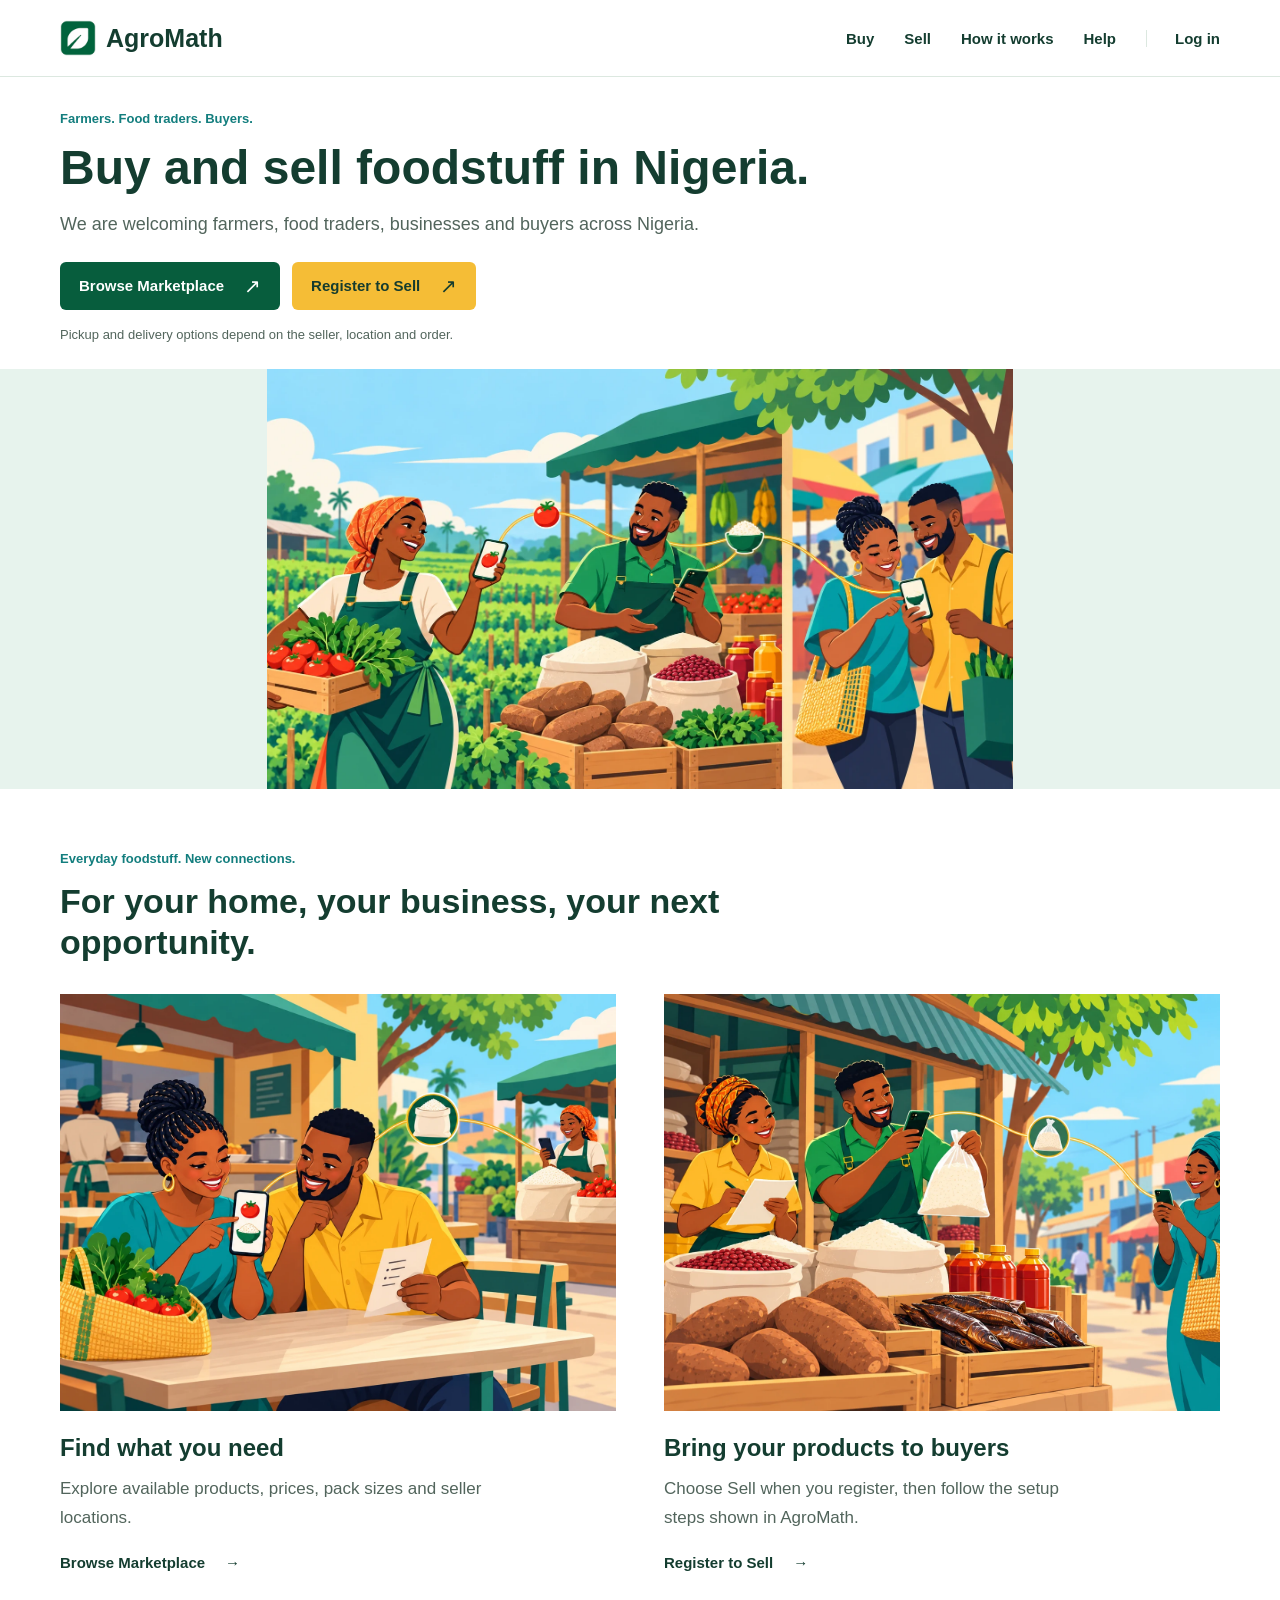
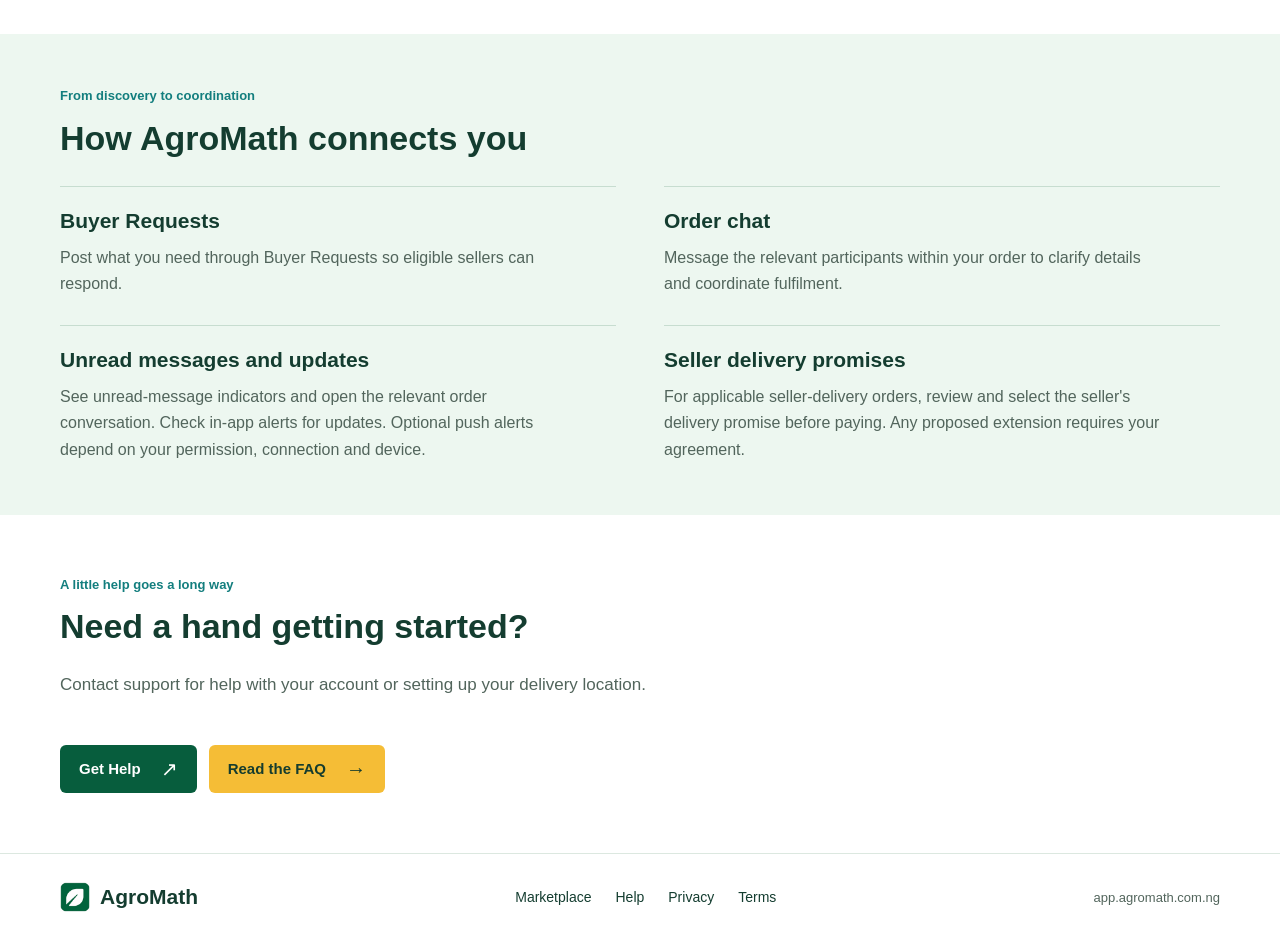
<file: index.html>
<!doctype html>
<html lang="en">
<head>
  <meta charset="utf-8">
  <meta name="viewport" content="width=device-width, initial-scale=1">
  <meta name="description" content="Buy and sell foodstuff in Nigeria. Discover products, post Buyer Requests and coordinate your order on AgroMath.">
  <link rel="canonical" href="https://agromath.com.ng/">
  <meta name="theme-color" content="#075d3d">
  <meta property="og:site_name" content="AgroMath">
  <meta property="og:type" content="website">
  <meta property="og:title" content="AgroMath | Buy and sell foodstuff in Nigeria">
  <meta property="og:description" content="Connecting farmers, food traders, businesses and buyers across Nigeria.">
  <meta property="og:url" content="https://agromath.com.ng/">
  <meta property="og:image" content="https://agromath.com.ng/assets/images/refresh/homepage.webp">
  <meta property="og:image:alt" content="Nigerian farmers, sellers and buyers connecting through AgroMath">
  <meta name="twitter:card" content="summary_large_image">
  <meta name="twitter:title" content="AgroMath | Buy and sell foodstuff in Nigeria">
  <meta name="twitter:description" content="Connecting farmers, food traders, businesses and buyers across Nigeria.">
  <meta name="twitter:image" content="https://agromath.com.ng/assets/images/refresh/homepage.webp">
  <link rel="icon" href="assets/brand/favicon.ico" sizes="any">
  <link rel="icon" type="image/png" sizes="32x32" href="assets/brand/favicon-32.png">
  <link rel="icon" type="image/png" sizes="16x16" href="assets/brand/favicon-16.png">
  <link rel="apple-touch-icon" sizes="180x180" href="assets/brand/apple-touch-icon-180.png">
  <title>AgroMath | Buy and sell foodstuff in Nigeria</title>
  <link rel="stylesheet" href="styles.css">
</head>
<body>
  <a class="skip" href="#main">Skip to content</a>
  <header class="header">
    <div class="wrap header-row">
      <a class="brand" href="index.html"><img src="assets/brand/agromath-mark-96.png" alt="" class="brand-mark" aria-hidden="true" width="36" height="36"><span>AgroMath</span></a>
      <nav class="desktop-nav" aria-label="Main navigation"><a href="#buy">Buy</a><a href="#sell">Sell</a><a href="#connect">How it works</a><a href="https://app.agromath.com.ng/help/">Help</a><a class="login" href="https://app.agromath.com.ng/auth/login">Log in</a></nav>
      <details class="mobile-nav"><summary aria-label="Open navigation"><span aria-hidden="true">&#9776;</span></summary><nav aria-label="Mobile navigation"><a href="#buy">Buy</a><a href="#sell">Sell</a><a href="#connect">How it works</a><a href="https://app.agromath.com.ng/help/">Help</a><a href="https://app.agromath.com.ng/auth/login">Log in</a></nav></details>
    </div>
  </header>
  <main id="main">
    <section class="hero" aria-labelledby="hero-title">
      <div class="wrap hero-copy">
        <p class="eyebrow">Farmers. Food traders. Buyers.</p>
        <h1 id="hero-title">Buy and sell foodstuff in Nigeria.</h1>
        <p class="intro">We are welcoming farmers, food traders, businesses and buyers across Nigeria.</p>
        <div class="actions"><a class="button primary" href="https://app.agromath.com.ng/products/">Browse Marketplace <span aria-hidden="true">&#8599;</span></a><a class="button secondary" href="https://app.agromath.com.ng/auth/register">Register to Sell <span aria-hidden="true">&#8599;</span></a></div>
        <p class="availability">Pickup and delivery options depend on the seller, location and order.</p>
      </div>
      <img class="hero-art" src="assets/images/refresh/homepage.webp" alt="A Nigerian farmer, food trader and buyers connect through phones around their harvest and foodstuff." width="1672" height="941" fetchpriority="high">
    </section>
    <section class="section" aria-labelledby="people-title">
      <div class="wrap">
        <p class="eyebrow">Everyday foodstuff. New connections.</p>
        <h2 id="people-title">For your home, your business, your next opportunity.</h2>
        <div class="paths">
          <article id="buy"><img src="assets/images/refresh/buyers.webp" alt="Two buyers review foodstuff on a phone and a shopping list at a neighbourhood cafe." width="1448" height="1086" loading="lazy"><h3>Find what you need</h3><p>Explore available products, prices, pack sizes and seller locations.</p><a class="text-link" href="https://app.agromath.com.ng/products/">Browse Marketplace <span aria-hidden="true">&#8594;</span></a></article>
          <article id="sell"><img src="assets/images/refresh/sellers.webp" alt="A food trader photographs a rice pack while a colleague checks stock." width="1448" height="1086" loading="lazy"><h3>Bring your products to buyers</h3><p>Choose Sell when you register, then follow the setup steps shown in AgroMath.</p><a class="text-link" href="https://app.agromath.com.ng/auth/register">Register to Sell <span aria-hidden="true">&#8594;</span></a></article>
        </div>
      </div>
    </section>
    <section class="about-band" id="connect" aria-labelledby="connect-title">
      <div class="wrap">
        <p class="eyebrow">From discovery to coordination</p>
        <h2 id="connect-title">How AgroMath connects you</h2>
        <div class="connections">
          <article><h3>Buyer Requests</h3><p>Post what you need through Buyer Requests so eligible sellers can respond.</p></article>
          <article><h3>Order chat</h3><p>Message the relevant participants within your order to clarify details and coordinate fulfilment.</p></article>
          <article><h3>Unread messages and updates</h3><p>See unread-message indicators and open the relevant order conversation. Check in-app alerts for updates. Optional push alerts depend on your permission, connection and device.</p></article>
          <article><h3>Seller delivery promises</h3><p>For applicable seller-delivery orders, review and select the seller's delivery promise before paying. Any proposed extension requires your agreement.</p></article>
        </div>
      </div>
    </section>
    <section class="section help"><div class="wrap"><p class="eyebrow">A little help goes a long way</p><h2>Need a hand getting started?</h2><p>Contact support for help with your account or setting up your delivery location.</p><div class="actions"><a class="button primary" href="https://app.agromath.com.ng/help/">Get Help <span aria-hidden="true">&#8599;</span></a><a class="button secondary" href="faq.html">Read the FAQ <span aria-hidden="true">&#8594;</span></a></div></div></section>
  </main>
  <footer><div class="wrap footer-row"><a class="brand" href="index.html"><img src="assets/brand/agromath-mark-96.png" alt="" class="brand-mark" aria-hidden="true" width="30" height="30"><span>AgroMath</span></a><nav aria-label="Footer"><a href="https://app.agromath.com.ng/products/">Marketplace</a><a href="https://app.agromath.com.ng/help/">Help</a><a href="https://agromath.com.ng/privacy.html">Privacy</a><a href="https://agromath.com.ng/terms.html">Terms</a></nav><span class="footer-domain">app.agromath.com.ng</span></div></footer>
  <script>
    document.querySelectorAll('.mobile-nav a').forEach(function (link) {
      link.addEventListener('click', function () {
        link.closest('details').removeAttribute('open');
      });
    });
  </script>
</body>
</html>
</file>
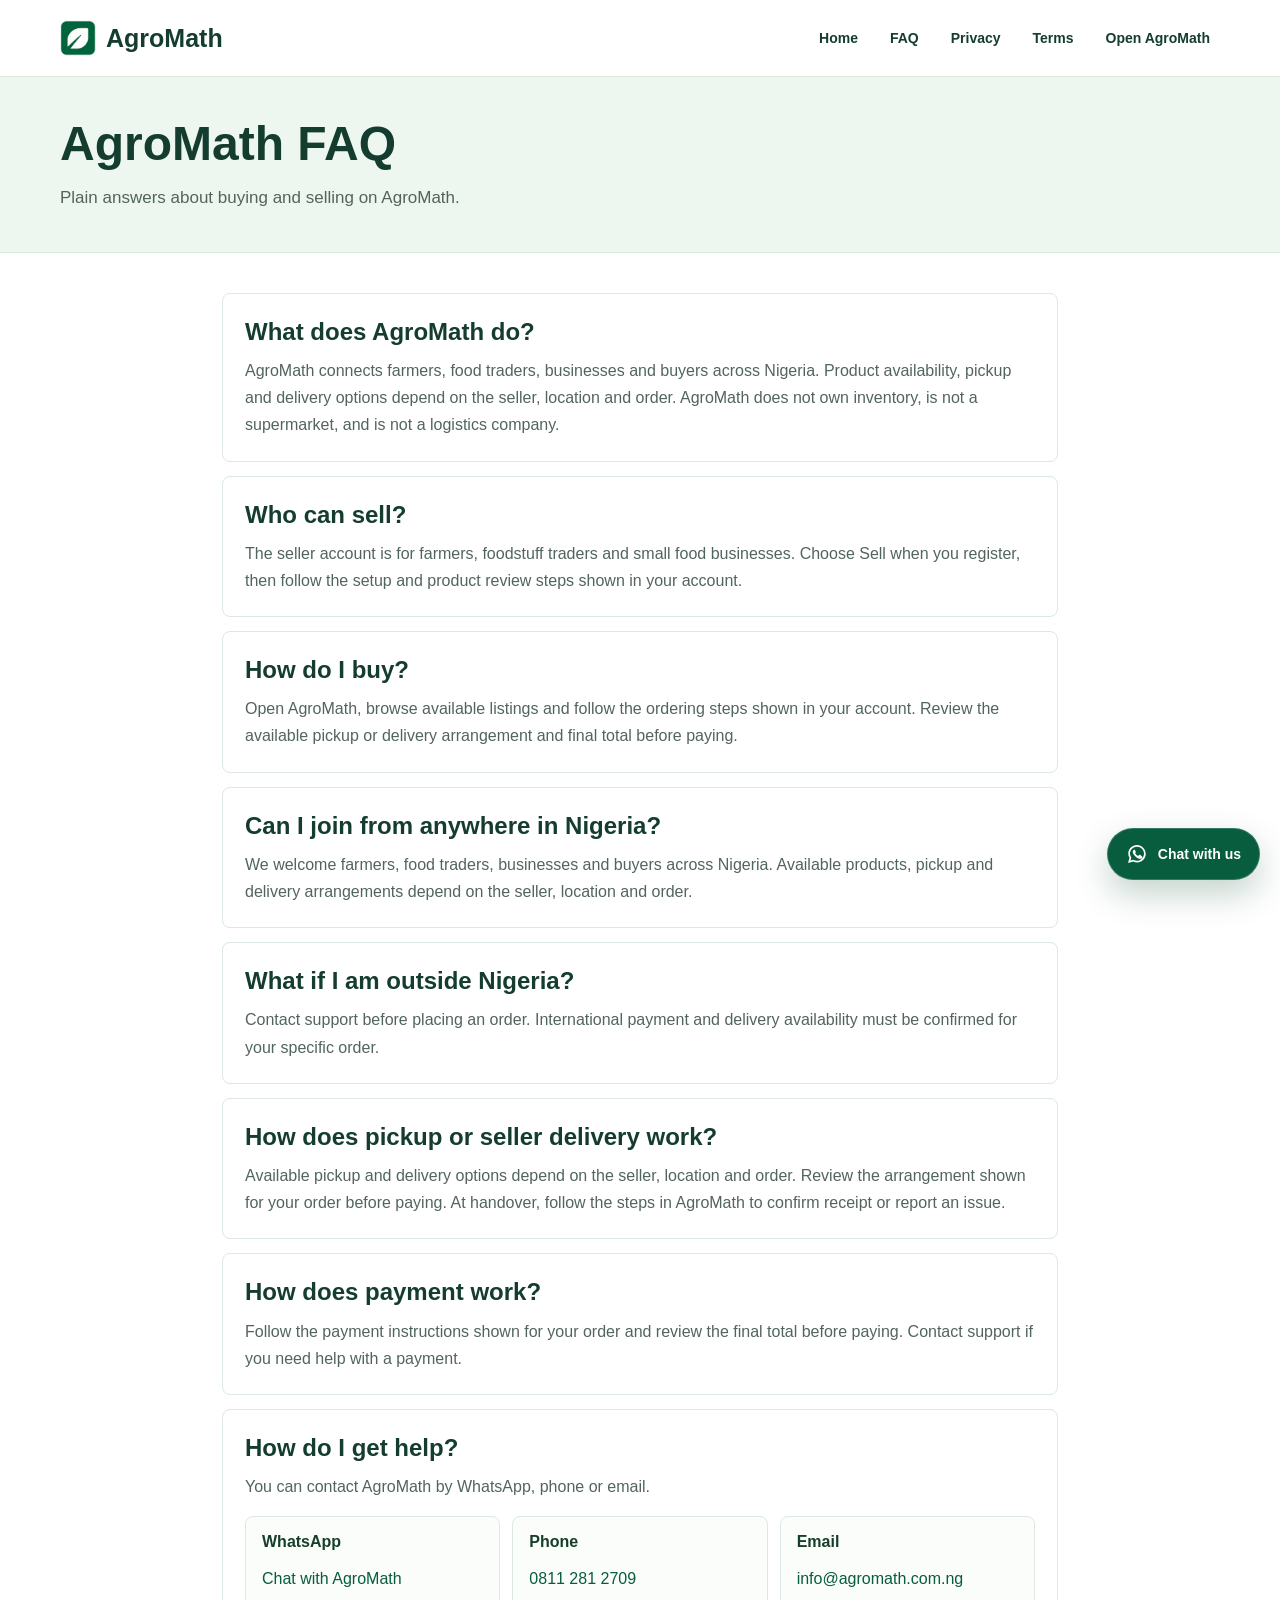
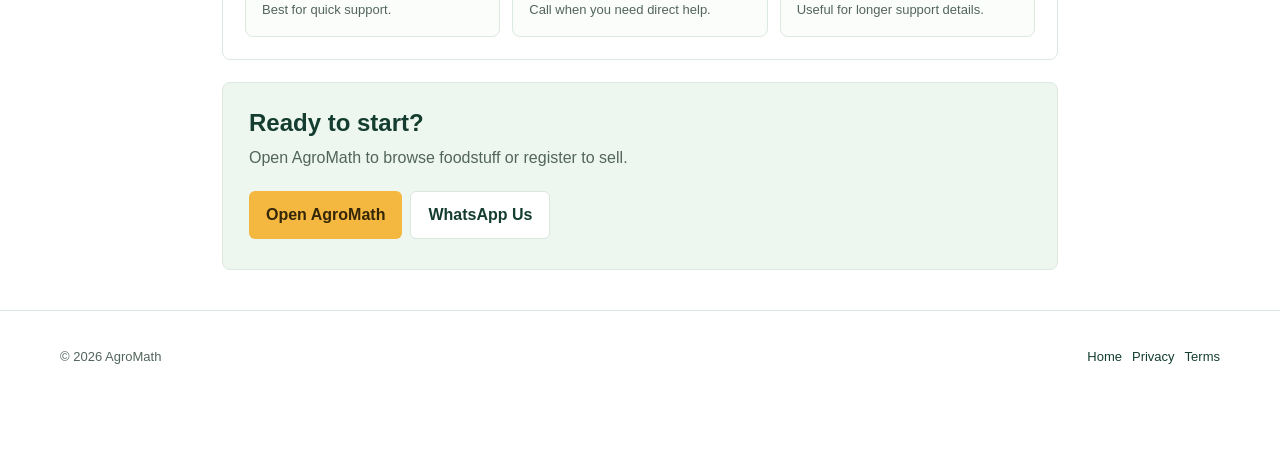
<file: faq.html>
<!doctype html>
<html lang="en">
<head>
<meta charset="utf-8">
<meta name="viewport" content="width=device-width,initial-scale=1">
<title>AgroMath FAQ | Buy and sell foodstuff in Nigeria</title>
<meta name="description" content="Answers about buying, selling and getting support on AgroMath." />
<link rel="canonical" href="https://agromath.com.ng/faq.html" />
<meta name="theme-color" content="#0b6b3a">
<meta property="og:site_name" content="AgroMath" />
<meta property="og:type" content="website" />
<meta property="og:title" content="AgroMath FAQ | Buy and sell foodstuff in Nigeria" />
<meta property="og:description" content="Answers about buying, selling and getting support on AgroMath." />
<meta property="og:url" content="https://agromath.com.ng/faq.html" />
<meta property="og:image" content="https://agromath.com.ng/assets/brand/agromath-logo-full.png" />
<meta property="og:image:alt" content="AgroMath logo" />
<meta name="twitter:card" content="summary_large_image" />
<meta name="twitter:title" content="AgroMath FAQ | Buy and sell foodstuff in Nigeria" />
<meta name="twitter:description" content="Answers about buying, selling and getting support on AgroMath." />
<meta name="twitter:image" content="https://agromath.com.ng/assets/brand/agromath-logo-full.png" />
<link rel="icon" href="assets/brand/favicon.ico" sizes="any">
<link rel="icon" type="image/png" sizes="32x32" href="assets/brand/favicon-32.png">
<link rel="icon" type="image/png" sizes="16x16" href="assets/brand/favicon-16.png">
<link rel="apple-touch-icon" sizes="180x180" href="assets/brand/apple-touch-icon-180.png">
<style>
:root{--g:#0b6b3a;--g2:#11824a;--d:#073d25;--ink:#153126;--muted:#61766d;--line:#e3eee7;--cream:#fffaf0;--gold:#f4b740}*{box-sizing:border-box}body{margin:0;font-family:Inter,system-ui,-apple-system,"Segoe UI",Roboto,Arial;background:#f8fbf8;color:var(--ink)}a{color:var(--g);text-decoration:none}.wrap{width:min(920px,calc(100% - 28px));margin:auto}.top{background:var(--d);color:white}.top .wrap{min-height:72px;padding:10px 0;display:flex;align-items:center;justify-content:space-between;gap:18px}.brand{display:inline-flex;align-items:center;gap:10px;background:#fff;padding:6px 10px;border-radius:14px;color:var(--d);font-weight:900;font-size:20px;letter-spacing:-.2px;flex:0 0 auto}.brand-mark{display:block;width:42px;height:42px;border-radius:10px;flex:0 0 auto}.brand-name{line-height:1}.top nav{display:flex;gap:10px;align-items:center;justify-content:flex-end;flex-wrap:wrap}.top nav a{color:#d9eee2;font-size:14px;font-weight:700;padding:8px 10px;border-radius:999px}.top nav a:hover{background:rgba(255,255,255,.1);color:#fff}.hero{background:linear-gradient(130deg,#effbf3,var(--cream));padding:54px 0 42px;border-bottom:1px solid #e7eee9}.hero h1{font-size:clamp(36px,5vw,56px);letter-spacing:-1.6px;line-height:1.05;margin:0;color:#0d3824}.hero p{margin:12px 0 0;color:var(--muted);font-size:17px;line-height:1.65;max-width:760px}.content{padding:42px 0 74px}.faq-list{display:grid;gap:14px}.faq-card{background:white;border:1px solid var(--line);border-radius:18px;padding:22px;box-shadow:0 12px 34px rgba(20,70,45,.055)}.faq-card h2{font-size:clamp(22px,3vw,30px);line-height:1.12;margin:0 0 10px;color:#123b27}.faq-card p{margin:0;color:var(--muted);line-height:1.7}.help-box{background:linear-gradient(120deg,#093f27,#0b6b3a);color:white;border-radius:22px;padding:26px;margin-top:22px}.help-box h2{margin:0 0 8px;color:white}.help-box p{color:#d8eee2;margin:0 0 16px;line-height:1.6}.btn{display:inline-flex;align-items:center;justify-content:center;min-height:44px;background:#f4b740;color:#342707;padding:12px 17px;border-radius:12px;font-weight:900;margin:4px 8px 4px 0}.btn.secondary{background:white;color:var(--d);border:1px solid #d9e7df}.contact-list{display:grid;grid-template-columns:repeat(3,minmax(0,1fr));gap:12px;margin-top:16px}.contact-card{background:#fbfdfb;border:1px solid var(--line);border-radius:16px;padding:16px}.contact-card strong{display:block;color:#173e2b;margin-bottom:6px}.contact-card span{display:block;color:var(--muted);font-size:13px;line-height:1.45}footer{background:#082f1f;color:#a9c7b7;padding:24px 0;font-size:13px}footer .wrap{display:flex;justify-content:space-between;gap:15px;flex-wrap:wrap}footer a{color:#d6e8df;margin-left:10px}.whatsapp-support{position:fixed;right:20px;bottom:calc(20px + env(safe-area-inset-bottom));z-index:80;display:inline-flex;align-items:center;justify-content:center;gap:10px;min-height:52px;padding:0 18px;border-radius:999px;background:var(--g);color:#fff;font-weight:900;font-size:14px;box-shadow:0 14px 34px rgba(8,70,40,.24);border:1px solid rgba(255,255,255,.18)}.whatsapp-support svg{width:22px;height:22px;flex:0 0 auto}.whatsapp-support:hover{background:var(--g2);transform:translateY(-1px)}.whatsapp-support:focus-visible{outline:3px solid var(--gold);outline-offset:4px}@media(max-width:720px){.contact-list{grid-template-columns:1fr}}@media(max-width:600px){.top .wrap{align-items:flex-start;flex-direction:column}.brand{font-size:18px}.brand-mark{width:34px;height:34px;border-radius:9px}.top nav{width:100%;justify-content:flex-start;gap:8px}.top nav a{font-size:13px;background:rgba(255,255,255,.08);padding:8px 9px}.hero{padding-top:42px}.content{padding:30px 0 66px}.btn{width:100%;margin-right:0}}@media(max-width:560px){.whatsapp-support{right:14px;bottom:calc(14px + env(safe-area-inset-bottom));width:56px;height:56px;min-height:56px;padding:0}.whatsapp-support span{display:none}}
</style>
<link rel="stylesheet" href="secondary-pages.css">
</head>
<body>
<a class="skip" href="#main">Skip to content</a>
<header class="top"><div class="wrap"><a class="brand" href="index.html" aria-label="AgroMath home"><img src="assets/brand/agromath-mark-96.png" alt="" class="brand-mark" aria-hidden="true"><span class="brand-name">AgroMath</span></a><nav aria-label="Main navigation"><a href="index.html">Home</a><a href="faq.html">FAQ</a><a href="privacy.html">Privacy</a><a href="terms.html">Terms</a><a href="https://app.agromath.com.ng/" target="_blank" rel="noopener noreferrer">Open AgroMath</a></nav></div></header>
<section class="hero"><div class="wrap"><h1>AgroMath FAQ</h1><p>Plain answers about buying and selling on AgroMath.</p></div></section>
<main class="content" id="main"><div class="wrap">
<div class="faq-list">
<section class="faq-card" id="what"><h2>What does AgroMath do?</h2><p>AgroMath connects farmers, food traders, businesses and buyers across Nigeria. Product availability, pickup and delivery options depend on the seller, location and order. AgroMath does not own inventory, is not a supermarket, and is not a logistics company.</p></section>
<section class="faq-card" id="sell"><h2>Who can sell?</h2><p>The seller account is for farmers, foodstuff traders and small food businesses. Choose Sell when you register, then follow the setup and product review steps shown in your account.</p></section>
<section class="faq-card" id="buy"><h2>How do I buy?</h2><p>Open AgroMath, browse available listings and follow the ordering steps shown in your account. Review the available pickup or delivery arrangement and final total before paying.</p></section>
<section class="faq-card" id="locations"><h2>Can I join from anywhere in Nigeria?</h2><p>We welcome farmers, food traders, businesses and buyers across Nigeria. Available products, pickup and delivery arrangements depend on the seller, location and order.</p></section>
<section class="faq-card" id="overseas"><h2>What if I am outside Nigeria?</h2><p>Contact support before placing an order. International payment and delivery availability must be confirmed for your specific order.</p></section>
<section class="faq-card" id="handover"><h2>How does pickup or seller delivery work?</h2><p>Available pickup and delivery options depend on the seller, location and order. Review the arrangement shown for your order before paying. At handover, follow the steps in AgroMath to confirm receipt or report an issue.</p></section>
<section class="faq-card" id="payment"><h2>How does payment work?</h2><p>Follow the payment instructions shown for your order and review the final total before paying. Contact support if you need help with a payment.</p></section>
<section class="faq-card" id="help"><h2>How do I get help?</h2><p>You can contact AgroMath by WhatsApp, phone or email.</p><div class="contact-list"><div class="contact-card"><strong>WhatsApp</strong><a href="https://wa.me/2348112812709?text=Hello%20AgroMath" target="_blank" rel="noopener noreferrer">Chat with AgroMath</a><span>Best for quick support.</span></div><div class="contact-card"><strong>Phone</strong><a href="tel:08112812709">0811 281 2709</a><span>Call when you need direct help.</span></div><div class="contact-card"><strong>Email</strong><a href="mailto:info@agromath.com.ng">info@agromath.com.ng</a><span>Useful for longer support details.</span></div></div></section>
</div>
<div class="help-box"><h2>Ready to start?</h2><p>Open AgroMath to browse foodstuff or register to sell.</p><a class="btn" href="https://app.agromath.com.ng/" target="_blank" rel="noopener noreferrer">Open AgroMath</a><a class="btn secondary" href="https://wa.me/2348112812709?text=Hello%20AgroMath" target="_blank" rel="noopener noreferrer">WhatsApp Us</a></div>
</div></main>
<footer><div class="wrap"><span>&copy; <span id="y"></span> AgroMath</span><span><a href="index.html">Home</a><a href="privacy.html">Privacy</a><a href="terms.html">Terms</a></span></div></footer><script>document.getElementById('y').textContent=new Date().getFullYear();</script>
<a class="whatsapp-support" href="https://wa.me/2348112812709?text=Hello%20AgroMath" target="_blank" rel="noopener noreferrer" aria-label="Chat with AgroMath support on WhatsApp"><svg aria-hidden="true" viewBox="0 0 32 32" focusable="false"><path fill="currentColor" d="M16 3C9 3 3.3 8.5 3.3 15.3c0 2.2.6 4.4 1.8 6.3L3 29l7.6-2c1.7.9 3.5 1.3 5.4 1.3 7 0 12.7-5.5 12.7-12.3S23 3 16 3Zm0 22.9c-1.7 0-3.3-.4-4.8-1.2l-.3-.2-4.4 1.1 1.2-4.2-.2-.3c-1.1-1.7-1.7-3.6-1.7-5.7C5.8 9.8 10.4 5.4 16 5.4s10.2 4.4 10.2 9.9S21.6 25.9 16 25.9Zm5.8-7.8c-.3-.2-1.8-.9-2.1-1-.3-.1-.5-.2-.7.2-.2.3-.8 1-.9 1.2-.2.2-.3.2-.6.1-.3-.2-1.3-.5-2.5-1.5-.9-.8-1.5-1.8-1.7-2.1-.2-.3 0-.5.1-.6l.5-.6c.2-.2.2-.3.3-.5.1-.2 0-.4 0-.6 0-.2-.7-1.7-1-2.3-.3-.6-.5-.5-.7-.5h-.6c-.2 0-.6.1-.9.4-.3.3-1.2 1.2-1.2 2.9s1.3 3.4 1.5 3.6c.2.2 2.5 3.8 6 5.3.8.4 1.5.6 2 .7.8.3 1.6.2 2.2.1.7-.1 1.8-.7 2.1-1.4.3-.7.3-1.3.2-1.4-.1-.2-.3-.3-.6-.4Z"/></svg><span>Chat with us</span></a>
</body>
</html>
</file>
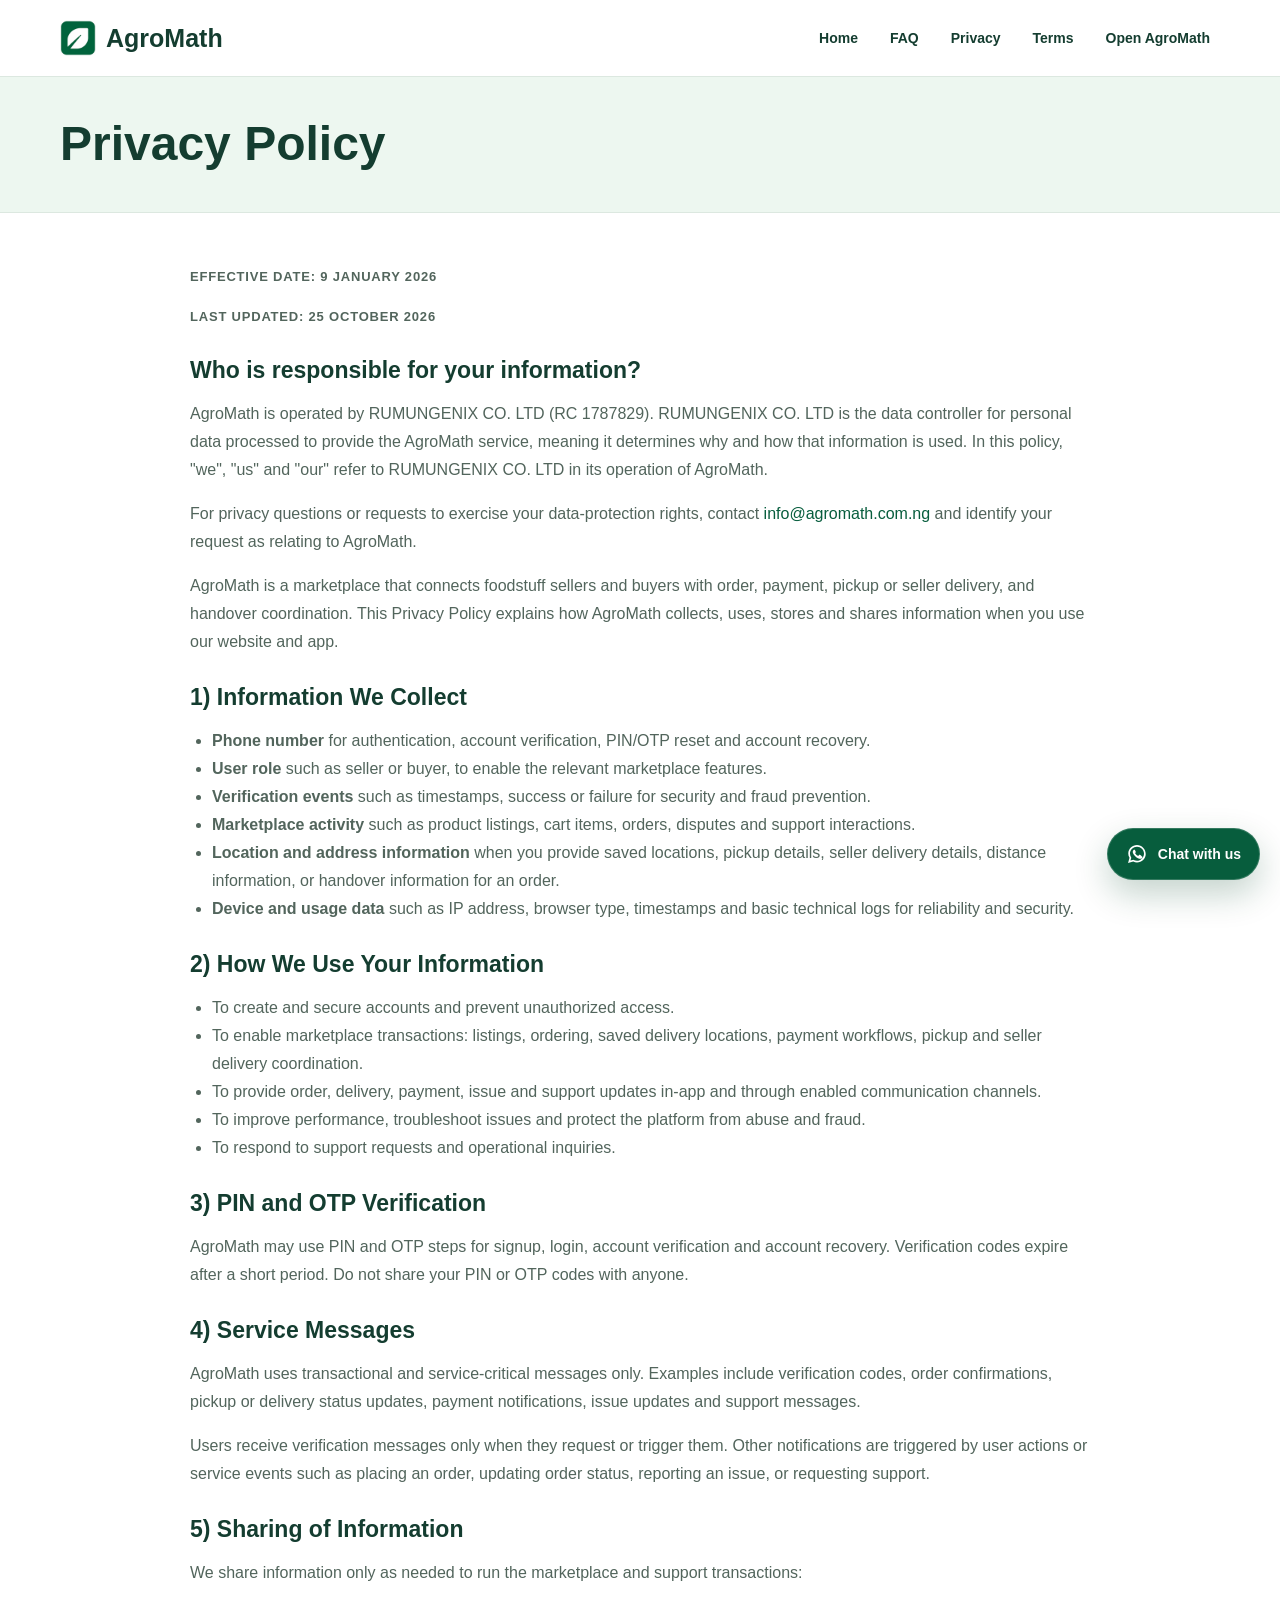
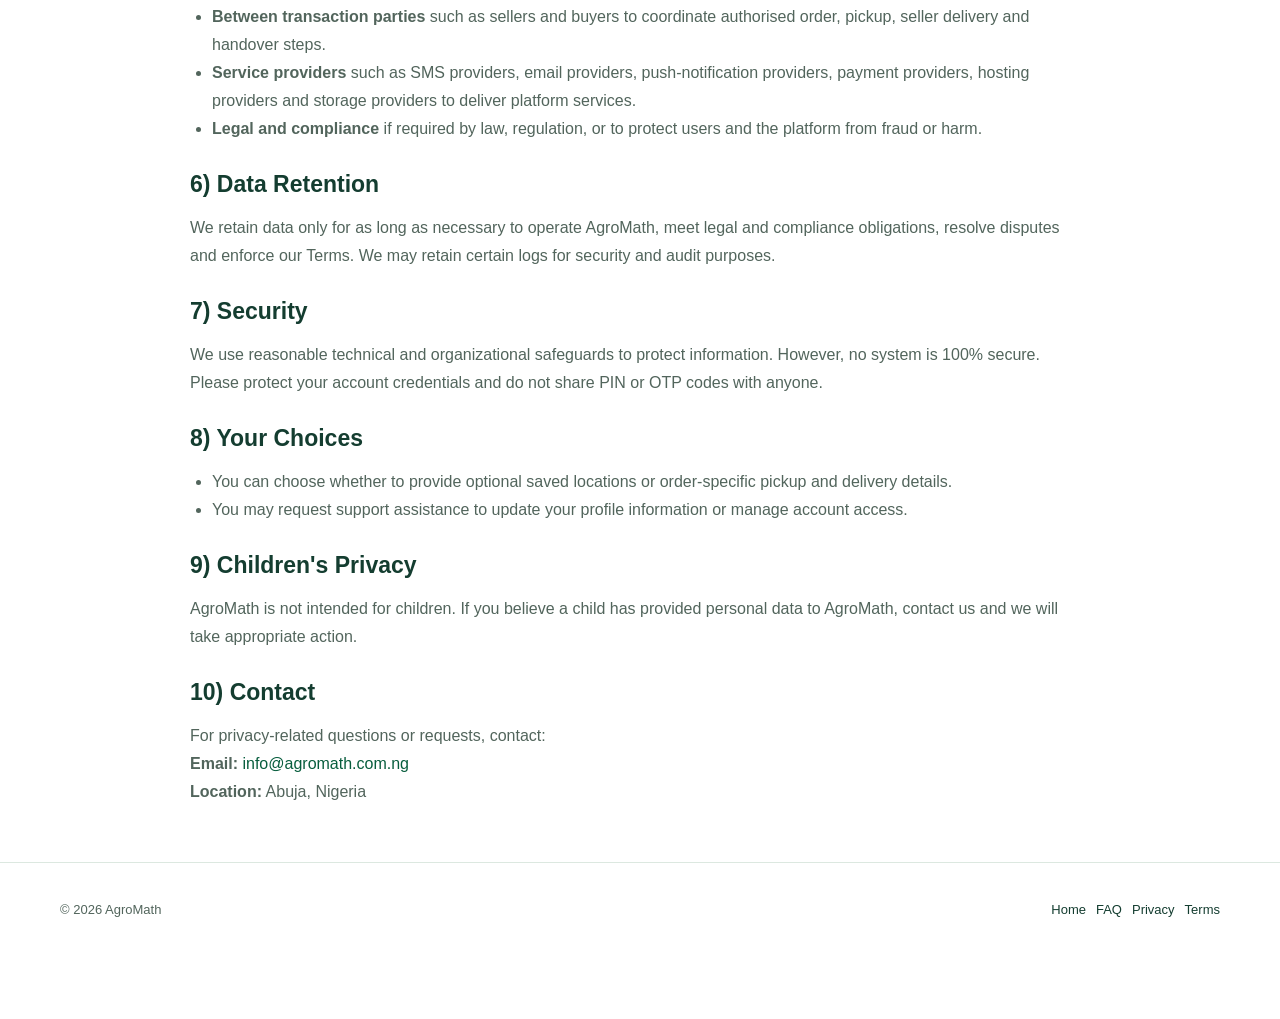
<file: privacy.html>
<!doctype html>
<html lang="en">
<head>
<meta charset="utf-8">
<meta name="viewport" content="width=device-width,initial-scale=1">
<title>AgroMath Privacy Policy</title>
<meta name="description" content="Read how AgroMath handles account, verification, marketplace, payment, handover, support and provider information." />
<link rel="canonical" href="https://agromath.com.ng/privacy.html" />
<meta name="theme-color" content="#0b6b3a">
<meta property="og:site_name" content="AgroMath" />
<meta property="og:type" content="website" />
<meta property="og:title" content="AgroMath Privacy Policy" />
<meta property="og:description" content="Read how AgroMath handles account, verification, marketplace, payment, handover, support and provider information." />
<meta property="og:url" content="https://agromath.com.ng/privacy.html" />
<meta property="og:image" content="https://agromath.com.ng/assets/brand/agromath-logo-full.png" />
<meta property="og:image:alt" content="AgroMath logo" />
<meta name="twitter:card" content="summary_large_image" />
<meta name="twitter:title" content="AgroMath Privacy Policy" />
<meta name="twitter:description" content="Read how AgroMath handles account, verification, marketplace, payment, handover, support and provider information." />
<meta name="twitter:image" content="https://agromath.com.ng/assets/brand/agromath-logo-full.png" />
<link rel="icon" href="assets/brand/favicon.ico" sizes="any">
<link rel="icon" type="image/png" sizes="32x32" href="assets/brand/favicon-32.png">
<link rel="icon" type="image/png" sizes="16x16" href="assets/brand/favicon-16.png">
<link rel="apple-touch-icon" sizes="180x180" href="assets/brand/apple-touch-icon-180.png"><style>
:root{--g:#0b6b3a;--d:#073d25;--ink:#153126;--muted:#61766d;--line:#e3eee7;--cream:#fffaf0}*{box-sizing:border-box}body{margin:0;font-family:Inter,system-ui,-apple-system,"Segoe UI",Roboto,Arial;background:#f8fbf8;color:var(--ink)}a{color:var(--g);text-decoration:none}.wrap{width:min(900px,calc(100% - 28px));margin:auto}.top{background:var(--d);color:white}.top .wrap{min-height:72px;padding:10px 0;display:flex;align-items:center;justify-content:space-between;gap:18px}.brand{display:inline-flex;align-items:center;gap:10px;background:#fff;padding:6px 10px;border-radius:14px;color:var(--d);font-weight:900;font-size:20px;letter-spacing:-.2px;flex:0 0 auto}.brand-mark{display:block;width:42px;height:42px;border-radius:10px;flex:0 0 auto}.brand-name{line-height:1}.top nav{display:flex;gap:10px;align-items:center;justify-content:flex-end;flex-wrap:wrap}.top nav a{color:#d9eee2;font-size:14px;font-weight:700;padding:8px 10px;border-radius:999px}.top nav a:hover{background:rgba(255,255,255,.1);color:#fff}.hero{background:linear-gradient(130deg,#effbf3,var(--cream));padding:54px 0 42px;border-bottom:1px solid #e7eee9}.hero h1{font-size:clamp(36px,5vw,52px);letter-spacing:-1.6px;margin:0}.hero p{margin:10px 0 0;color:var(--muted);font-size:17px;line-height:1.65}.content{background:white;border:1px solid var(--line);border-radius:24px;padding:34px;margin:38px auto 64px;box-shadow:0 14px 40px rgba(20,70,45,.06)}.content.plain{background:transparent;border:0;border-radius:0;padding:45px 0 70px;margin:0 auto;box-shadow:none}.content h2{font-size:23px;color:#173e2b;margin:28px 0 10px}.content p,.content li{color:var(--muted);line-height:1.75}.content ul{padding-left:22px}.content .meta,.content>p:first-of-type{font-size:13px;color:#789085}.meta{font-size:13px;font-weight:800;color:#789085;text-transform:uppercase;letter-spacing:.8px;margin-bottom:18px}details{background:white;border:1px solid var(--line);border-radius:16px;padding:0 18px;margin:11px 0;box-shadow:0 7px 22px rgba(20,70,45,.04)}summary{cursor:pointer;list-style:none;font-weight:800;padding:18px 34px 18px 0;position:relative}summary::-webkit-details-marker{display:none}summary:after{content:"+";position:absolute;right:0;top:13px;width:30px;height:30px;border-radius:10px;background:#edf7f0;color:var(--g);display:grid;place-items:center;font-size:20px}details[open] summary:after{content:"-"}details p{margin:0 0 18px;color:var(--muted);line-height:1.7}.help{margin-top:30px;background:linear-gradient(120deg,#093f27,#0b6b3a);color:white;padding:28px;border-radius:22px}.help h2{margin:0 0 8px;color:white}.help p{color:#d8eee2;margin:0 0 16px}.btn{display:inline-block;background:#f4b740;color:#342707;padding:12px 17px;border-radius:12px;font-weight:900;margin:4px 8px 4px 0}footer{background:#082f1f;color:#a9c7b7;padding:24px 0;font-size:13px}footer .wrap{display:flex;justify-content:space-between;gap:15px;flex-wrap:wrap}footer a{color:#d6e8df;margin-left:10px}@media(max-width:600px){.top .wrap{align-items:flex-start;flex-direction:column}.brand{font-size:18px}.brand-mark{width:34px;height:34px;border-radius:9px}.top nav{width:100%;justify-content:flex-start;gap:8px}.top nav a{font-size:13px;background:rgba(255,255,255,.08);padding:8px 9px}.hero{padding-top:42px}.content{padding:23px;margin-top:22px}.content.plain{padding:35px 0 62px}.btn{display:inline-flex;min-height:44px;align-items:center}}
.whatsapp-support{position:fixed;right:20px;bottom:calc(20px + env(safe-area-inset-bottom));z-index:80;display:inline-flex;align-items:center;justify-content:center;gap:10px;min-height:52px;padding:0 18px;border-radius:999px;background:var(--g);color:#fff;font-weight:900;font-size:14px;box-shadow:0 14px 34px rgba(8,70,40,.24);border:1px solid rgba(255,255,255,.18)}.whatsapp-support svg{width:22px;height:22px;flex:0 0 auto}.whatsapp-support:hover{background:#11824a;transform:translateY(-1px)}.whatsapp-support:focus-visible{outline:3px solid #f4b740;outline-offset:4px}@media(max-width:560px){.whatsapp-support{right:14px;bottom:calc(14px + env(safe-area-inset-bottom));width:56px;height:56px;min-height:56px;padding:0}.whatsapp-support span{display:none}}
</style>
<link rel="stylesheet" href="secondary-pages.css">
</head>
<body>
<a class="skip" href="#main">Skip to content</a>
<header class="top"><div class="wrap"><a class="brand" href="index.html" aria-label="AgroMath home"><img src="assets/brand/agromath-mark-96.png" alt="" class="brand-mark" aria-hidden="true"><span class="brand-name">AgroMath</span></a><nav aria-label="Main navigation"><a href="index.html">Home</a><a href="faq.html">FAQ</a><a href="privacy.html">Privacy</a><a href="terms.html">Terms</a><a href="https://app.agromath.com.ng/" target="_blank" rel="noopener noreferrer">Open AgroMath</a></nav></div></header>
<section class="hero"><div class="wrap"><h1>Privacy Policy</h1></div></section>
<main class="wrap content" id="main">
<p class="meta">Effective date: 9 January 2026</p>
<p class="meta">Last updated: 25 October 2026</p>
<h2>Who is responsible for your information?</h2>
<p>AgroMath is operated by RUMUNGENIX CO. LTD (RC 1787829). RUMUNGENIX CO. LTD is the data controller for personal data processed to provide the AgroMath service, meaning it determines why and how that information is used. In this policy, &quot;we&quot;, &quot;us&quot; and &quot;our&quot; refer to RUMUNGENIX CO. LTD in its operation of AgroMath.</p>
<p>For privacy questions or requests to exercise your data-protection rights, contact <a href="mailto:info@agromath.com.ng">info@agromath.com.ng</a> and identify your request as relating to AgroMath.</p>
<p>AgroMath is a marketplace that connects foodstuff sellers and buyers with order, payment, pickup or seller delivery, and handover coordination. This Privacy Policy explains how AgroMath collects, uses, stores and shares information when you use our website and app.</p>
<h2>1) Information We Collect</h2>
<ul><li><strong>Phone number</strong> for authentication, account verification, PIN/OTP reset and account recovery.</li><li><strong>User role</strong> such as seller or buyer, to enable the relevant marketplace features.</li><li><strong>Verification events</strong> such as timestamps, success or failure for security and fraud prevention.</li><li><strong>Marketplace activity</strong> such as product listings, cart items, orders, disputes and support interactions.</li><li><strong>Location and address information</strong> when you provide saved locations, pickup details, seller delivery details, distance information, or handover information for an order.</li><li><strong>Device and usage data</strong> such as IP address, browser type, timestamps and basic technical logs for reliability and security.</li></ul>
<h2>2) How We Use Your Information</h2>
<ul><li>To create and secure accounts and prevent unauthorized access.</li><li>To enable marketplace transactions: listings, ordering, saved delivery locations, payment workflows, pickup and seller delivery coordination.</li><li>To provide order, delivery, payment, issue and support updates in-app and through enabled communication channels.</li><li>To improve performance, troubleshoot issues and protect the platform from abuse and fraud.</li><li>To respond to support requests and operational inquiries.</li></ul>
<h2>3) PIN and OTP Verification</h2>
<p>AgroMath may use PIN and OTP steps for signup, login, account verification and account recovery. Verification codes expire after a short period. Do not share your PIN or OTP codes with anyone.</p>
<h2>4) Service Messages</h2>
<p>AgroMath uses transactional and service-critical messages only. Examples include verification codes, order confirmations, pickup or delivery status updates, payment notifications, issue updates and support messages.</p>
<p>Users receive verification messages only when they request or trigger them. Other notifications are triggered by user actions or service events such as placing an order, updating order status, reporting an issue, or requesting support.</p>
<h2>5) Sharing of Information</h2>
<p>We share information only as needed to run the marketplace and support transactions:</p>
<ul><li><strong>Between transaction parties</strong> such as sellers and buyers to coordinate authorised order, pickup, seller delivery and handover steps.</li><li><strong>Service providers</strong> such as SMS providers, email providers, push-notification providers, payment providers, hosting providers and storage providers to deliver platform services.</li><li><strong>Legal and compliance</strong> if required by law, regulation, or to protect users and the platform from fraud or harm.</li></ul>
<h2>6) Data Retention</h2>
<p>We retain data only for as long as necessary to operate AgroMath, meet legal and compliance obligations, resolve disputes and enforce our Terms. We may retain certain logs for security and audit purposes.</p>
<h2>7) Security</h2>
<p>We use reasonable technical and organizational safeguards to protect information. However, no system is 100% secure. Please protect your account credentials and do not share PIN or OTP codes with anyone.</p>
<h2>8) Your Choices</h2>
<ul><li>You can choose whether to provide optional saved locations or order-specific pickup and delivery details.</li><li>You may request support assistance to update your profile information or manage account access.</li></ul>
<h2>9) Children's Privacy</h2>
<p>AgroMath is not intended for children. If you believe a child has provided personal data to AgroMath, contact us and we will take appropriate action.</p>
<h2>10) Contact</h2>
<p>For privacy-related questions or requests, contact:<br><strong>Email:</strong> <a href="mailto:info@agromath.com.ng">info@agromath.com.ng</a><br><strong>Location:</strong> Abuja, Nigeria</p>
</main>
<footer><div class="wrap"><span>&copy; <span id="y"></span> AgroMath</span><span><a href="index.html">Home</a><a href="faq.html">FAQ</a><a href="privacy.html">Privacy</a><a href="terms.html">Terms</a></span></div></footer><script>document.getElementById('y').textContent=new Date().getFullYear();</script>
<a class="whatsapp-support" href="https://wa.me/2348112812709?text=Hello%20AgroMath" target="_blank" rel="noopener noreferrer" aria-label="Chat with AgroMath support on WhatsApp"><svg aria-hidden="true" viewBox="0 0 32 32" focusable="false"><path fill="currentColor" d="M16 3C9 3 3.3 8.5 3.3 15.3c0 2.2.6 4.4 1.8 6.3L3 29l7.6-2c1.7.9 3.5 1.3 5.4 1.3 7 0 12.7-5.5 12.7-12.3S23 3 16 3Zm0 22.9c-1.7 0-3.3-.4-4.8-1.2l-.3-.2-4.4 1.1 1.2-4.2-.2-.3c-1.1-1.7-1.7-3.6-1.7-5.7C5.8 9.8 10.4 5.4 16 5.4s10.2 4.4 10.2 9.9S21.6 25.9 16 25.9Zm5.8-7.8c-.3-.2-1.8-.9-2.1-1-.3-.1-.5-.2-.7.2-.2.3-.8 1-.9 1.2-.2.2-.3.2-.6.1-.3-.2-1.3-.5-2.5-1.5-.9-.8-1.5-1.8-1.7-2.1-.2-.3 0-.5.1-.6l.5-.6c.2-.2.2-.3.3-.5.1-.2 0-.4 0-.6 0-.2-.7-1.7-1-2.3-.3-.6-.5-.5-.7-.5h-.6c-.2 0-.6.1-.9.4-.3.3-1.2 1.2-1.2 2.9s1.3 3.4 1.5 3.6c.2.2 2.5 3.8 6 5.3.8.4 1.5.6 2 .7.8.3 1.6.2 2.2.1.7-.1 1.8-.7 2.1-1.4.3-.7.3-1.3.2-1.4-.1-.2-.3-.3-.6-.4Z"/></svg><span>Chat with us</span></a>
</body>
</html>
</file>
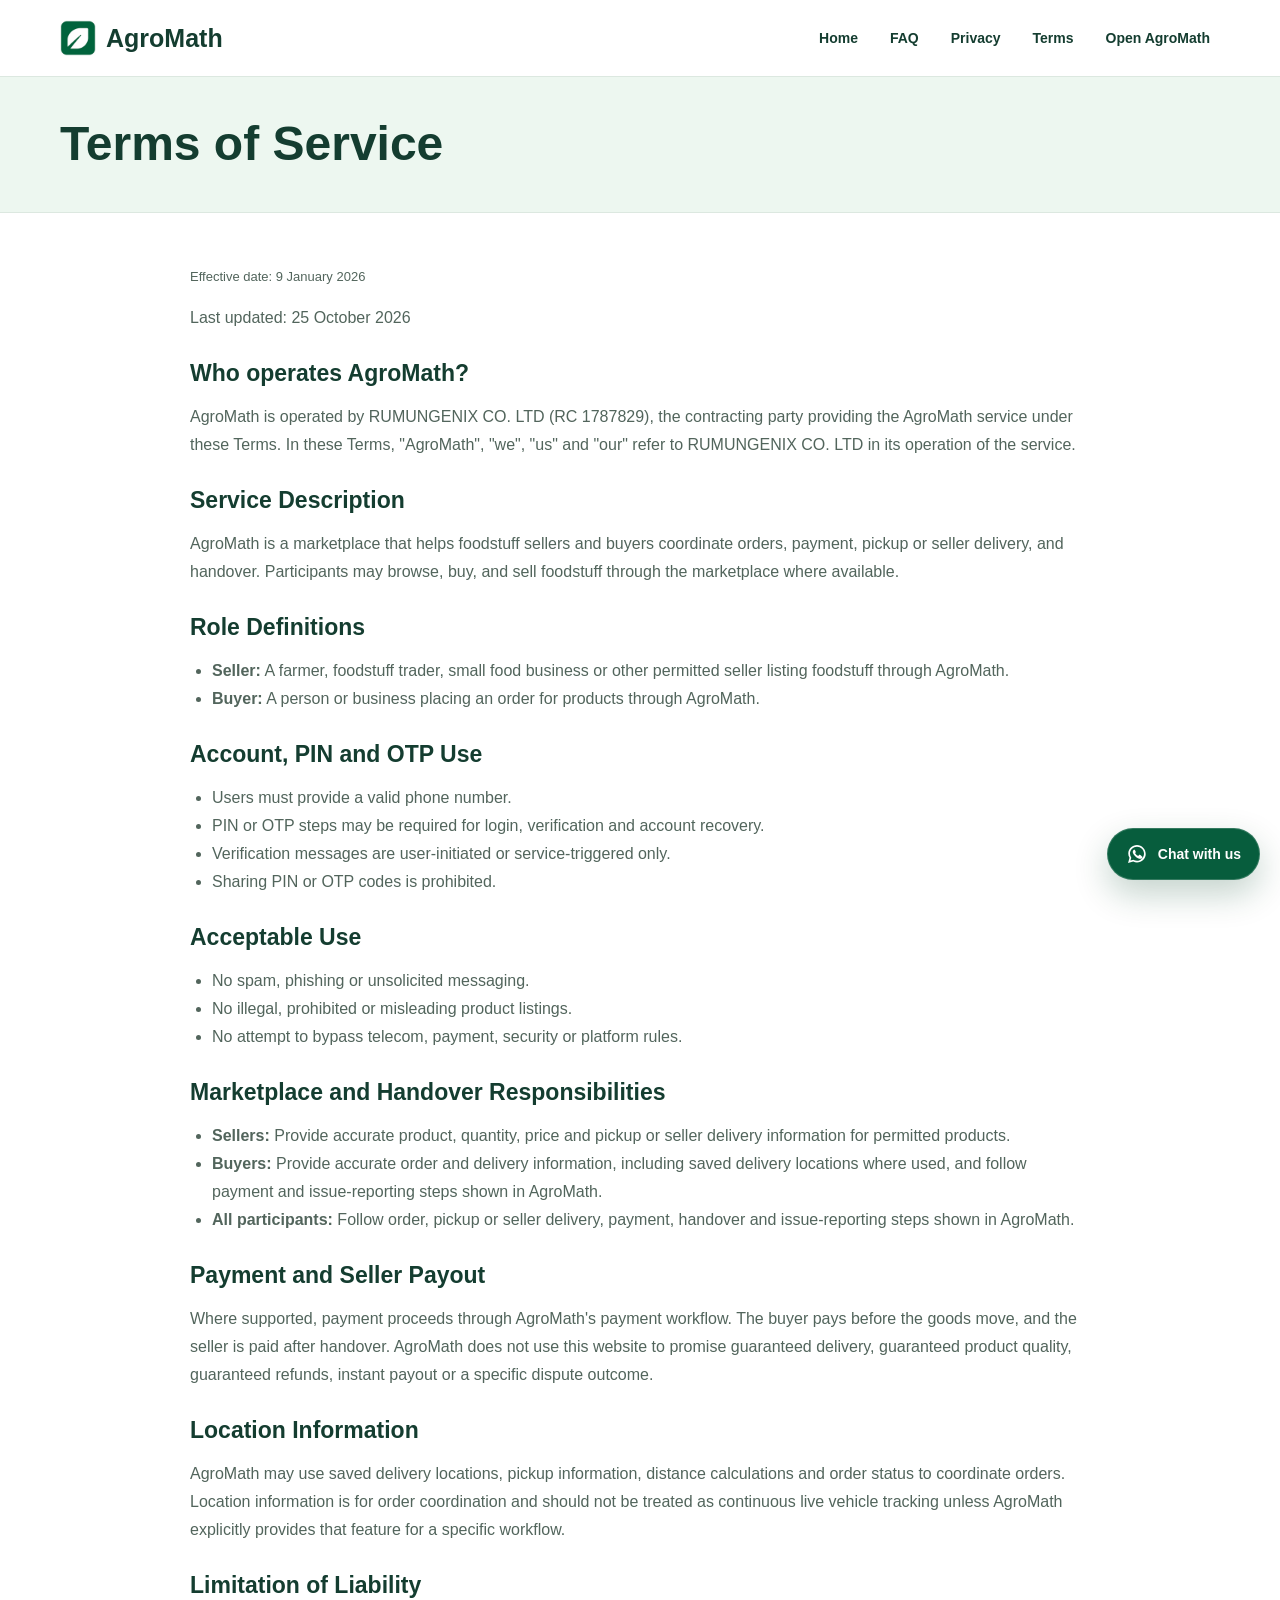
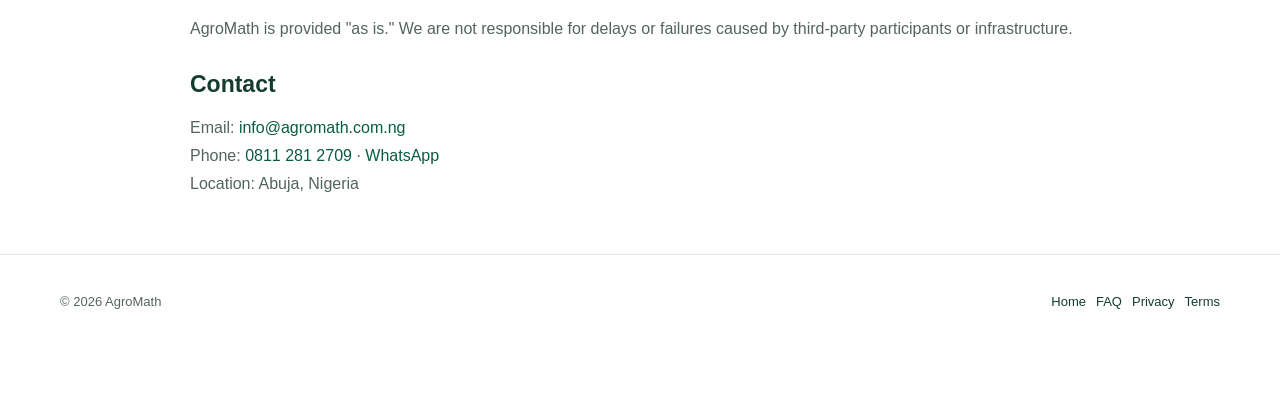
<file: terms.html>
<!doctype html>
<html lang="en">
<head>
<meta charset="utf-8">
<meta name="viewport" content="width=device-width,initial-scale=1">
<title>AgroMath Terms of Service</title>
<meta name="description" content="Review AgroMath terms for sellers, buyers, orders, payment, handover, issue reporting and support." />
<link rel="canonical" href="https://agromath.com.ng/terms.html" />
<meta name="theme-color" content="#0b6b3a">
<meta property="og:site_name" content="AgroMath" />
<meta property="og:type" content="website" />
<meta property="og:title" content="AgroMath Terms of Service" />
<meta property="og:description" content="Review AgroMath terms for sellers, buyers, orders, payment, handover, issue reporting and support." />
<meta property="og:url" content="https://agromath.com.ng/terms.html" />
<meta property="og:image" content="https://agromath.com.ng/assets/brand/agromath-logo-full.png" />
<meta property="og:image:alt" content="AgroMath logo" />
<meta name="twitter:card" content="summary_large_image" />
<meta name="twitter:title" content="AgroMath Terms of Service" />
<meta name="twitter:description" content="Review AgroMath terms for sellers, buyers, orders, payment, handover, issue reporting and support." />
<meta name="twitter:image" content="https://agromath.com.ng/assets/brand/agromath-logo-full.png" />
<link rel="icon" href="assets/brand/favicon.ico" sizes="any">
<link rel="icon" type="image/png" sizes="32x32" href="assets/brand/favicon-32.png">
<link rel="icon" type="image/png" sizes="16x16" href="assets/brand/favicon-16.png">
<link rel="apple-touch-icon" sizes="180x180" href="assets/brand/apple-touch-icon-180.png"><style>
:root{--g:#0b6b3a;--d:#073d25;--ink:#153126;--muted:#61766d;--line:#e3eee7;--cream:#fffaf0}*{box-sizing:border-box}body{margin:0;font-family:Inter,system-ui,-apple-system,"Segoe UI",Roboto,Arial;background:#f8fbf8;color:var(--ink)}a{color:var(--g);text-decoration:none}.wrap{width:min(900px,calc(100% - 28px));margin:auto}.top{background:var(--d);color:white}.top .wrap{min-height:72px;padding:10px 0;display:flex;align-items:center;justify-content:space-between;gap:18px}.brand{display:inline-flex;align-items:center;gap:10px;background:#fff;padding:6px 10px;border-radius:14px;color:var(--d);font-weight:900;font-size:20px;letter-spacing:-.2px;flex:0 0 auto}.brand-mark{display:block;width:42px;height:42px;border-radius:10px;flex:0 0 auto}.brand-name{line-height:1}.top nav{display:flex;gap:10px;align-items:center;justify-content:flex-end;flex-wrap:wrap}.top nav a{color:#d9eee2;font-size:14px;font-weight:700;padding:8px 10px;border-radius:999px}.top nav a:hover{background:rgba(255,255,255,.1);color:#fff}.hero{background:linear-gradient(130deg,#effbf3,var(--cream));padding:54px 0 42px;border-bottom:1px solid #e7eee9}.hero h1{font-size:clamp(36px,5vw,52px);letter-spacing:-1.6px;margin:0}.hero p{margin:10px 0 0;color:var(--muted);font-size:17px;line-height:1.65}.content{background:white;border:1px solid var(--line);border-radius:24px;padding:34px;margin:38px auto 64px;box-shadow:0 14px 40px rgba(20,70,45,.06)}.content.plain{background:transparent;border:0;border-radius:0;padding:45px 0 70px;margin:0 auto;box-shadow:none}.content h2{font-size:23px;color:#173e2b;margin:28px 0 10px}.content p,.content li{color:var(--muted);line-height:1.75}.content ul{padding-left:22px}.content .meta,.content>p:first-of-type{font-size:13px;color:#789085}.meta{font-size:13px;font-weight:800;color:#789085;text-transform:uppercase;letter-spacing:.8px;margin-bottom:18px}details{background:white;border:1px solid var(--line);border-radius:16px;padding:0 18px;margin:11px 0;box-shadow:0 7px 22px rgba(20,70,45,.04)}summary{cursor:pointer;list-style:none;font-weight:800;padding:18px 34px 18px 0;position:relative}summary::-webkit-details-marker{display:none}summary:after{content:"+";position:absolute;right:0;top:13px;width:30px;height:30px;border-radius:10px;background:#edf7f0;color:var(--g);display:grid;place-items:center;font-size:20px}details[open] summary:after{content:"-"}details p{margin:0 0 18px;color:var(--muted);line-height:1.7}.help{margin-top:30px;background:linear-gradient(120deg,#093f27,#0b6b3a);color:white;padding:28px;border-radius:22px}.help h2{margin:0 0 8px;color:white}.help p{color:#d8eee2;margin:0 0 16px}.btn{display:inline-block;background:#f4b740;color:#342707;padding:12px 17px;border-radius:12px;font-weight:900;margin:4px 8px 4px 0}footer{background:#082f1f;color:#a9c7b7;padding:24px 0;font-size:13px}footer .wrap{display:flex;justify-content:space-between;gap:15px;flex-wrap:wrap}footer a{color:#d6e8df;margin-left:10px}@media(max-width:600px){.top .wrap{align-items:flex-start;flex-direction:column}.brand{font-size:18px}.brand-mark{width:34px;height:34px;border-radius:9px}.top nav{width:100%;justify-content:flex-start;gap:8px}.top nav a{font-size:13px;background:rgba(255,255,255,.08);padding:8px 9px}.hero{padding-top:42px}.content{padding:23px;margin-top:22px}.content.plain{padding:35px 0 62px}.btn{display:inline-flex;min-height:44px;align-items:center}}
.whatsapp-support{position:fixed;right:20px;bottom:calc(20px + env(safe-area-inset-bottom));z-index:80;display:inline-flex;align-items:center;justify-content:center;gap:10px;min-height:52px;padding:0 18px;border-radius:999px;background:var(--g);color:#fff;font-weight:900;font-size:14px;box-shadow:0 14px 34px rgba(8,70,40,.24);border:1px solid rgba(255,255,255,.18)}.whatsapp-support svg{width:22px;height:22px;flex:0 0 auto}.whatsapp-support:hover{background:#11824a;transform:translateY(-1px)}.whatsapp-support:focus-visible{outline:3px solid #f4b740;outline-offset:4px}@media(max-width:560px){.whatsapp-support{right:14px;bottom:calc(14px + env(safe-area-inset-bottom));width:56px;height:56px;min-height:56px;padding:0}.whatsapp-support span{display:none}}
</style>
<link rel="stylesheet" href="secondary-pages.css">
</head>
<body>
<a class="skip" href="#main">Skip to content</a>
<header class="top"><div class="wrap"><a class="brand" href="index.html" aria-label="AgroMath home"><img src="assets/brand/agromath-mark-96.png" alt="" class="brand-mark" aria-hidden="true"><span class="brand-name">AgroMath</span></a><nav aria-label="Main navigation"><a href="index.html">Home</a><a href="faq.html">FAQ</a><a href="privacy.html">Privacy</a><a href="terms.html">Terms</a><a href="https://app.agromath.com.ng/" target="_blank" rel="noopener noreferrer">Open AgroMath</a></nav></div></header>
<section class="hero"><div class="wrap"><h1>Terms of Service</h1></div></section>
<main class="wrap content" id="main">
<p>Effective date: 9 January 2026</p>
<p>Last updated: 25 October 2026</p>
<h2>Who operates AgroMath?</h2>
<p>AgroMath is operated by RUMUNGENIX CO. LTD (RC 1787829), the contracting party providing the AgroMath service under these Terms. In these Terms, &quot;AgroMath&quot;, &quot;we&quot;, &quot;us&quot; and &quot;our&quot; refer to RUMUNGENIX CO. LTD in its operation of the service.</p>
<h2>Service Description</h2>
<p>AgroMath is a marketplace that helps foodstuff sellers and buyers coordinate orders, payment, pickup or seller delivery, and handover. Participants may browse, buy, and sell foodstuff through the marketplace where available.</p>
<h2>Role Definitions</h2>
<ul><li><strong>Seller:</strong> A farmer, foodstuff trader, small food business or other permitted seller listing foodstuff through AgroMath.</li><li><strong>Buyer:</strong> A person or business placing an order for products through AgroMath.</li></ul>
<h2>Account, PIN and OTP Use</h2>
<ul><li>Users must provide a valid phone number.</li><li>PIN or OTP steps may be required for login, verification and account recovery.</li><li>Verification messages are user-initiated or service-triggered only.</li><li>Sharing PIN or OTP codes is prohibited.</li></ul>
<h2>Acceptable Use</h2>
<ul><li>No spam, phishing or unsolicited messaging.</li><li>No illegal, prohibited or misleading product listings.</li><li>No attempt to bypass telecom, payment, security or platform rules.</li></ul>
<h2>Marketplace and Handover Responsibilities</h2>
<ul><li><strong>Sellers:</strong> Provide accurate product, quantity, price and pickup or seller delivery information for permitted products.</li><li><strong>Buyers:</strong> Provide accurate order and delivery information, including saved delivery locations where used, and follow payment and issue-reporting steps shown in AgroMath.</li><li><strong>All participants:</strong> Follow order, pickup or seller delivery, payment, handover and issue-reporting steps shown in AgroMath.</li></ul>
<h2>Payment and Seller Payout</h2>
<p>Where supported, payment proceeds through AgroMath's payment workflow. The buyer pays before the goods move, and the seller is paid after handover. AgroMath does not use this website to promise guaranteed delivery, guaranteed product quality, guaranteed refunds, instant payout or a specific dispute outcome.</p>
<h2>Location Information</h2>
<p>AgroMath may use saved delivery locations, pickup information, distance calculations and order status to coordinate orders. Location information is for order coordination and should not be treated as continuous live vehicle tracking unless AgroMath explicitly provides that feature for a specific workflow.</p>
<h2>Limitation of Liability</h2>
<p>AgroMath is provided &quot;as is.&quot; We are not responsible for delays or failures caused by third-party participants or infrastructure.</p>
<h2>Contact</h2>
<p>Email: <a href="mailto:info@agromath.com.ng">info@agromath.com.ng</a><br>Phone: <a href="tel:08112812709">0811 281 2709</a> &middot; <a href="https://wa.me/2348112812709?text=Hello%20AgroMath" target="_blank" rel="noopener noreferrer">WhatsApp</a><br>Location: Abuja, Nigeria</p>
</main>
<footer><div class="wrap"><span>&copy; <span id="y"></span> AgroMath</span><span><a href="index.html">Home</a><a href="faq.html">FAQ</a><a href="privacy.html">Privacy</a><a href="terms.html">Terms</a></span></div></footer><script>document.getElementById('y').textContent=new Date().getFullYear();</script>
<a class="whatsapp-support" href="https://wa.me/2348112812709?text=Hello%20AgroMath" target="_blank" rel="noopener noreferrer" aria-label="Chat with AgroMath support on WhatsApp"><svg aria-hidden="true" viewBox="0 0 32 32" focusable="false"><path fill="currentColor" d="M16 3C9 3 3.3 8.5 3.3 15.3c0 2.2.6 4.4 1.8 6.3L3 29l7.6-2c1.7.9 3.5 1.3 5.4 1.3 7 0 12.7-5.5 12.7-12.3S23 3 16 3Zm0 22.9c-1.7 0-3.3-.4-4.8-1.2l-.3-.2-4.4 1.1 1.2-4.2-.2-.3c-1.1-1.7-1.7-3.6-1.7-5.7C5.8 9.8 10.4 5.4 16 5.4s10.2 4.4 10.2 9.9S21.6 25.9 16 25.9Zm5.8-7.8c-.3-.2-1.8-.9-2.1-1-.3-.1-.5-.2-.7.2-.2.3-.8 1-.9 1.2-.2.2-.3.2-.6.1-.3-.2-1.3-.5-2.5-1.5-.9-.8-1.5-1.8-1.7-2.1-.2-.3 0-.5.1-.6l.5-.6c.2-.2.2-.3.3-.5.1-.2 0-.4 0-.6 0-.2-.7-1.7-1-2.3-.3-.6-.5-.5-.7-.5h-.6c-.2 0-.6.1-.9.4-.3.3-1.2 1.2-1.2 2.9s1.3 3.4 1.5 3.6c.2.2 2.5 3.8 6 5.3.8.4 1.5.6 2 .7.8.3 1.6.2 2.2.1.7-.1 1.8-.7 2.1-1.4.3-.7.3-1.3.2-1.4-.1-.2-.3-.3-.6-.4Z"/></svg><span>Chat with us</span></a>
</body>
</html>
</file>
<file: styles.css>
:root{--green:#075d3d;--deep:#143d30;--gold:#f5bd36;--teal:#137e7e;--muted:#52655c;--line:#dce8e0;--mint:#edf7f0;--white:#fff;font-family:Arial,Helvetica,sans-serif;color:var(--deep);background:var(--white);font-synthesis:none;letter-spacing:0}
*{box-sizing:border-box}body{margin:0}a{color:inherit;text-decoration:none}a:focus-visible,summary:focus-visible{outline:3px solid var(--teal);outline-offset:5px}img{display:block;max-width:100%}.wrap{width:min(1160px,calc(100% - 64px));margin-inline:auto}.skip{position:absolute;top:-100px;left:16px;background:white;padding:12px;z-index:10}.skip:focus{top:10px}.header{border-bottom:1px solid var(--line);background:white}.header-row{height:76px;display:flex;justify-content:space-between;align-items:center;gap:24px}.brand{display:inline-flex;align-items:center;gap:10px;font-size:25px;font-weight:750;flex-shrink:0}.brand img{flex-shrink:0}.desktop-nav{display:flex;align-items:center;gap:30px;font-size:15px;font-weight:600}.desktop-nav a:hover,.text-link:hover,footer a:hover{color:var(--teal)}.login{border-left:1px solid var(--line);padding-left:28px}.mobile-nav{display:none}.hero-copy{padding-block:32px 24px}.eyebrow{color:var(--teal);font-size:13px;font-weight:700;line-height:1.5;margin:0 0 12px}h1,h2,h3,p{overflow-wrap:break-word}h1{font-size:48px;line-height:1.12;max-width:900px;margin:0 0 16px;font-weight:750}p{font-size:17px;line-height:1.65;margin:0}.intro{max-width:690px;color:var(--muted);font-size:18px}.actions{display:flex;flex-wrap:wrap;gap:12px;margin-top:22px}.button{min-height:48px;padding:12px 18px;display:inline-flex;align-items:center;justify-content:center;gap:20px;border-radius:6px;font-size:15px;font-weight:700;line-height:1.45;border:1px solid transparent}.button span{font-size:20px;line-height:1;flex-shrink:0}.primary{background:var(--green);color:white}.primary:hover{background:#06492f}.secondary{background:var(--gold);color:#153c2e}.secondary:hover{background:#e9b027}.availability{font-size:13px;color:var(--muted);margin-top:14px;max-width:690px}.hero-art{width:100%;height:auto;max-height:420px;object-fit:contain;background:#e7f3ed}.section{padding-block:60px}h2{font-size:34px;line-height:1.2;margin:0 0 24px;max-width:760px}h3{font-size:24px;line-height:1.25;margin:22px 0 12px}.paths{display:grid;grid-template-columns:1fr 1fr;gap:48px;margin-top:32px}.paths article{min-width:0;scroll-margin-top:24px}.paths img{width:100%;height:auto;aspect-ratio:4/3;object-fit:contain}.paths p{color:var(--muted);max-width:440px}.text-link{display:inline-flex;gap:20px;align-items:center;font-weight:700;font-size:15px;line-height:1.5;margin-top:20px}.about-band{background:var(--mint);padding-block:52px}.about-content p:last-child{max-width:710px;color:var(--muted)}.help p:not(.eyebrow){color:var(--muted);max-width:600px}.help .button{margin-top:24px}footer{border-top:1px solid var(--line);padding-block:28px}.footer-row{display:flex;align-items:center;justify-content:space-between;gap:24px;flex-wrap:wrap}footer .brand{font-size:21px}footer nav{display:flex;gap:24px;font-size:14px}.footer-domain{color:var(--muted);font-size:13px}.review-header{padding:32px 0 20px}.review-header h1{font-size:38px}.review-header nav{display:flex;gap:22px;margin-top:20px;font-size:14px}.review-grid{display:grid;grid-template-columns:1fr 1fr;gap:40px 32px;padding-block:20px 56px}.review-grid figure{margin:0;min-width:0}.review-grid img{width:100%;height:auto}.review-grid figcaption{display:flex;justify-content:space-between;align-items:baseline;gap:16px;border-top:1px solid var(--line);padding-top:14px;margin-top:16px}.review-grid h2{font-size:22px;margin:0}.review-grid a{font-size:14px;color:var(--green)}
@media(min-width:1600px){.hero-art{max-height:460px}}
@media(max-width:760px){.wrap{width:calc(100% - 36px)}.desktop-nav{display:none}.header-row{height:64px}.brand{font-size:23px}.brand img{width:32px;height:32px}.mobile-nav{display:block;position:relative}.mobile-nav summary{list-style:none;cursor:pointer;display:grid;place-items:center;width:44px;height:44px;border:1px solid var(--line);border-radius:6px;font-size:24px}.mobile-nav summary::-webkit-details-marker{display:none}.mobile-nav nav{position:absolute;top:52px;right:0;width:190px;z-index:5;background:white;border:1px solid var(--line);box-shadow:0 8px 24px #143d3018;padding:8px;border-radius:6px;display:grid;gap:2px}.mobile-nav nav a{padding:12px;font-size:16px}.mobile-nav nav a:hover{background:var(--mint)}.hero-copy{padding-block:28px 24px}h1{font-size:34px;line-height:1.14;max-width:550px}.intro{font-size:16px;line-height:1.55}.eyebrow{font-size:12px}.actions{margin-top:20px;gap:10px}.button{font-size:14px;gap:12px;min-height:48px;padding:12px 15px}.availability{font-size:12px;line-height:1.6;margin-top:14px}.hero-art{max-height:none;width:100%;height:auto;object-fit:contain}.section{padding-block:40px}h2{font-size:28px;line-height:1.2}h3{font-size:23px}.paths{grid-template-columns:1fr;gap:40px;margin-top:24px}.paths img{max-width:620px}.about-band{padding-block:40px}.footer-row{gap:24px}.footer-domain{width:100%}.review-header h1{font-size:30px}.review-grid{grid-template-columns:1fr;gap:36px}.review-grid figcaption{margin-top:12px}.review-header{padding-top:26px}}
@media(max-width:420px){.actions{display:grid;grid-template-columns:1fr}.actions .button{justify-content:space-between}.hero-copy{padding-top:24px}h1{font-size:32px}.availability{max-width:340px}}
.connections{display:grid;grid-template-columns:1fr 1fr;gap:28px 48px;margin-top:28px}
.connections article{min-width:0;border-top:1px solid #c7ddd0;padding-top:20px}
.connections h3{font-size:21px;line-height:1.3;margin:0 0 10px;max-width:470px}
.connections p{font-size:16px;line-height:1.65;color:var(--muted);max-width:500px}
footer nav{flex-wrap:wrap;row-gap:16px}
@media(max-width:760px){.connections{grid-template-columns:1fr;gap:22px}.connections h3{font-size:20px}.connections p{font-size:16px}.desktop-nav{gap:22px}}
</file>
<file: secondary-pages.css>
/* Keep supporting pages in the approved illustrated homepage's visual family. */
:root{--g:#075d3d;--g2:#06492f;--d:#143d30;--ink:#143d30;--muted:#52655c;--line:#dce8e0;--cream:#edf7f0;--gold:#f5bd36}
body{font-family:Arial,Helvetica,sans-serif;background:#fff;color:var(--ink)}
a:focus-visible{outline:3px solid #137e7e;outline-offset:4px}
.skip{position:absolute;top:-100px;left:16px;z-index:100;background:#fff;padding:12px}.skip:focus{top:10px}
.wrap{width:min(1160px,calc(100% - 64px))}
.top{background:#fff;color:var(--ink);border-bottom:1px solid var(--line)}
.top .wrap{min-height:76px;padding-block:12px}
.brand{background:transparent;padding:0;border-radius:0;font-size:25px;font-weight:750;letter-spacing:0}
.brand-mark{width:36px;height:36px;border-radius:0}
.top nav{gap:12px}.top nav a{color:var(--ink);border-radius:6px;min-height:44px;display:inline-flex;align-items:center}
.top nav a:hover{background:var(--cream);color:var(--g)}
.top nav a[aria-current="page"]{text-decoration:underline;text-underline-offset:6px}
.hero{background:var(--cream);padding-block:40px;border-color:var(--line)}
.hero h1{font-size:clamp(32px,5vw,48px);line-height:1.14;letter-spacing:0;color:var(--ink)}
.hero p{color:var(--muted)}
.content,.content.plain{max-width:900px;padding-block:40px;margin-block:0;margin-inline:auto}
.content:not(.plain){background:#fff;border:0;border-radius:0;box-shadow:none;padding-inline:0}
.content h2{color:var(--ink)}
.content .meta,.content>p:first-of-type{color:var(--muted)}
.faq-card{border-radius:8px;box-shadow:none}.faq-card h2{font-size:24px;line-height:1.3}
.help-box,.help{background:var(--cream);color:var(--ink);border:1px solid var(--line);border-radius:8px;box-shadow:none}
.help-box h2,.help h2{color:var(--ink)}.help-box p,.help p{color:var(--muted)}
.btn{border-radius:6px;min-height:48px;font-weight:700;display:inline-flex;align-items:center;justify-content:center}
.contact-card{border-radius:8px}.contact-card a{overflow-wrap:anywhere;min-height:44px;display:inline-flex;align-items:center}
footer{background:#fff;color:var(--muted);border-top:1px solid var(--line);padding-bottom:88px}
footer a{color:var(--ink);min-height:44px;display:inline-flex;align-items:center}
footer .wrap{align-items:center}h1,h2,h3,p,li{overflow-wrap:break-word}
@media(max-width:760px){.wrap{width:calc(100% - 36px)}.top .wrap{align-items:flex-start;flex-direction:column;gap:12px}.top nav{width:100%;justify-content:flex-start;gap:4px}.top nav a{background:transparent;font-size:14px;padding:8px}.brand{font-size:23px}.brand-mark{width:32px;height:32px}.hero{padding-block:30px}.content,.content.plain{padding-block:32px}.content:not(.plain){padding-inline:0}.faq-card{padding:20px}.hero p{font-size:16px}.contact-list{grid-template-columns:1fr}footer .wrap{align-items:flex-start;flex-direction:column;gap:12px}footer a{margin-left:0;margin-right:16px}}
</file>
